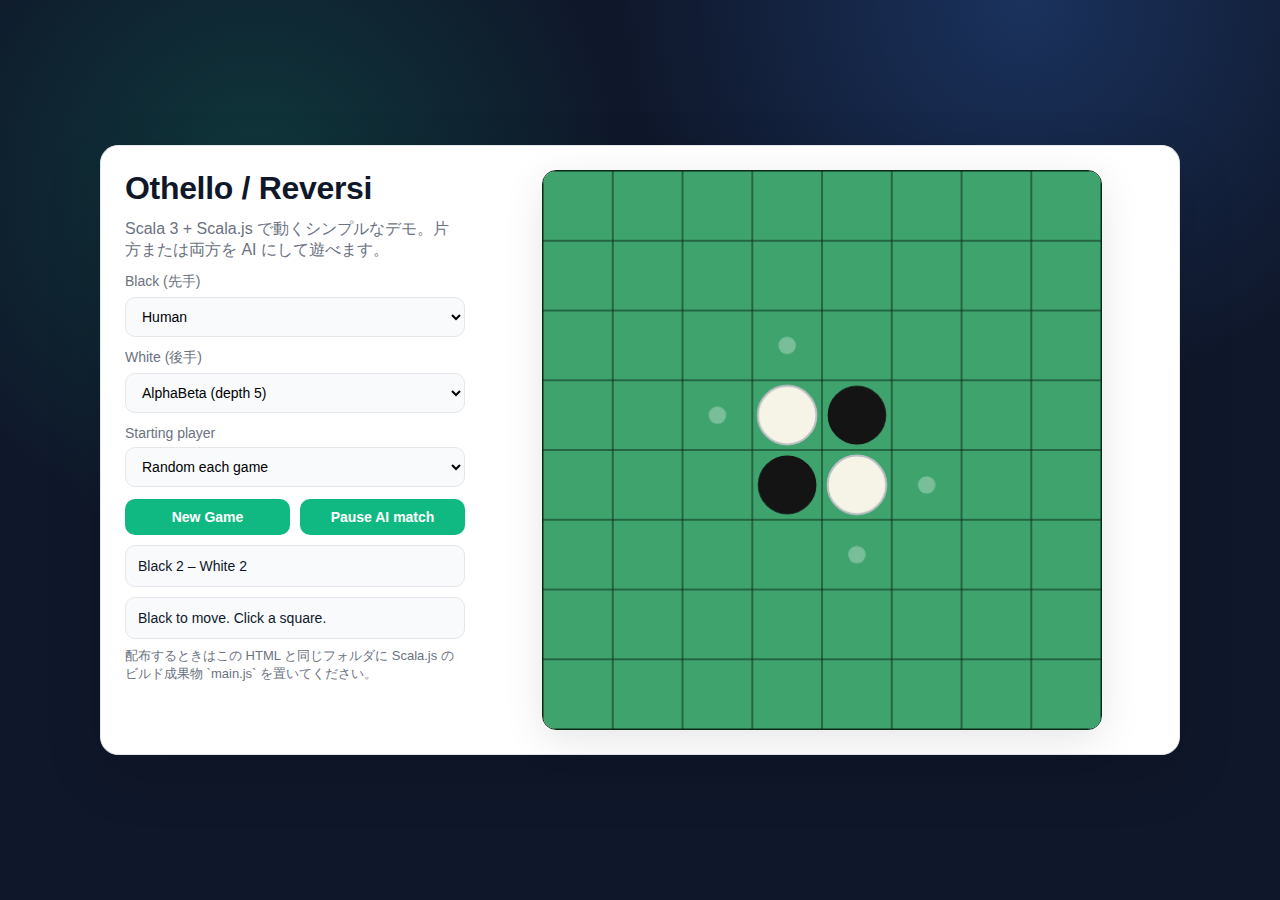
<file: index.html>
<!doctype html>
<html lang="en">
<head>
  <meta charset="UTF-8">
  <meta http-equiv="refresh" content="0; url=public/">
  <title>Othello - Scala.js Demo</title>
  <script>
    // Immediate client-side redirect so GitHub Pages serves the playable build.
    window.location.replace("public/");
  </script>
</head>
<body>
  <p>Redirecting to <a href="public/">public/</a> ...</p>
</body>
</html>
</file>
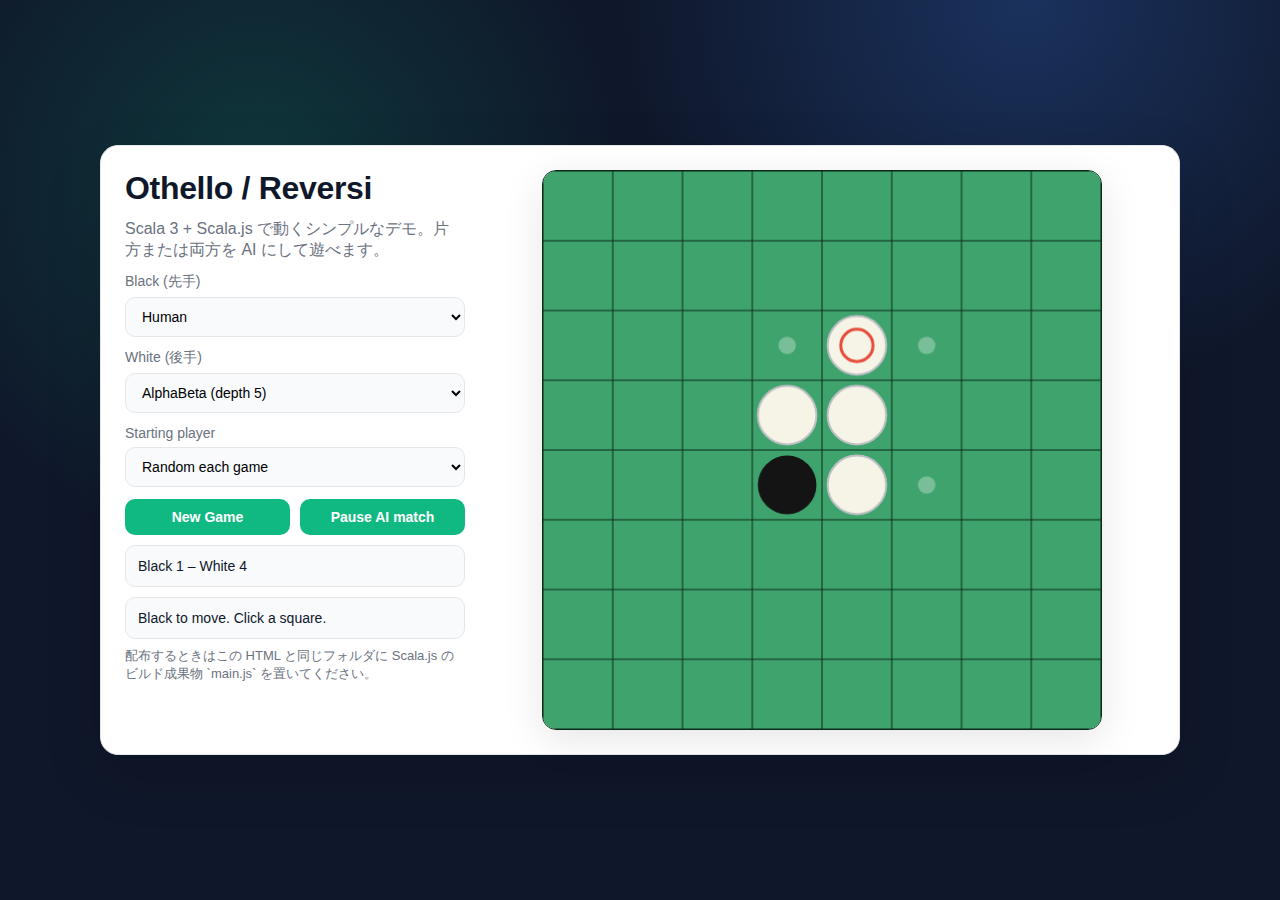
<file: public/index.html>
<!DOCTYPE html>
<html lang="en">
<head>
  <meta charset="UTF-8">
  <meta name="viewport" content="width=device-width, initial-scale=1.0">
  <title>Othello – Scala.js Demo</title>
  <style>
    :root {
      --bg: #0f172a;
      --panel: #ffffff;
      --accent: #10b981;
      --muted: #6b7280;
      --text: #0f172a;
      --border: #e5e7eb;
    }
    * { box-sizing: border-box; }
    body {
      margin: 0;
      min-height: 100vh;
      font-family: "Inter", -apple-system, BlinkMacSystemFont, "Segoe UI", sans-serif;
      background: radial-gradient(circle at 20% 20%, rgba(16, 185, 129, 0.2), transparent 30%),
                  radial-gradient(circle at 80% 0%, rgba(59, 130, 246, 0.25), transparent 30%),
                  var(--bg);
      color: var(--text);
      display: flex;
      align-items: center;
      justify-content: center;
      padding: 24px;
    }
    .card {
      width: min(1080px, 100%);
      background: var(--panel);
      border: 1px solid var(--border);
      border-radius: 18px;
      box-shadow: 0 20px 60px rgba(0,0,0,0.12);
      padding: 24px;
      display: grid;
      grid-template-columns: 340px 1fr;
      gap: 24px;
    }
    h1 {
      margin: 0 0 12px 0;
      font-weight: 700;
      letter-spacing: -0.01em;
    }
    p { margin: 0 0 12px 0; color: var(--muted); }
    .controls {
      display: grid;
      gap: 12px;
    }
    .actions {
      display: grid;
      grid-template-columns: repeat(auto-fit, minmax(140px, 1fr));
      gap: 10px;
    }
    label {
      font-size: 14px;
      color: var(--muted);
      display: flex;
      flex-direction: column;
      gap: 6px;
    }
    select, button {
      padding: 10px 12px;
      border-radius: 10px;
      border: 1px solid var(--border);
      font-size: 14px;
      background: #f8fafc;
    }
    button {
      background: var(--accent);
      color: #fff;
      border: none;
      cursor: pointer;
      font-weight: 600;
      transition: transform 120ms ease, box-shadow 120ms ease;
    }
    button:hover { transform: translateY(-1px); box-shadow: 0 10px 30px rgba(16,185,129,0.3); }
    .status {
      margin-top: 10px;
      padding: 12px;
      border-radius: 10px;
      background: #f8fafc;
      border: 1px solid var(--border);
      font-size: 14px;
    }
    canvas {
      width: 100%;
      max-width: 560px;
      border-radius: 14px;
      box-shadow: 0 10px 40px rgba(0,0,0,0.1);
      border: 1px solid #0b2918;
    }
    .board-wrap {
      display: flex;
      align-items: center;
      justify-content: center;
    }
    @media (max-width: 960px) {
      .card { grid-template-columns: 1fr; }
      .board-wrap { order: -1; }
    }
  </style>
</head>
<body>
  <main class="card">
    <section>
      <h1>Othello / Reversi</h1>
      <p>Scala 3 + Scala.js で動くシンプルなデモ。片方または両方を AI にして遊べます。</p>
      <div class="controls">
        <label>
          Black (先手)
          <select id="black-player">
            <option value="human">Human</option>
            <option value="minimax">Minimax (depth 4)</option>
            <option value="alphabeta">AlphaBeta (depth 5)</option>
            <option value="win">Asterion (win bot)</option>
            <option value="lose">Nemesis (lose bot)</option>
          </select>
        </label>
        <label>
          White (後手)
          <select id="white-player">
            <option value="human">Human</option>
            <option value="minimax">Minimax (depth 4)</option>
            <option value="alphabeta" selected>AlphaBeta (depth 5)</option>
            <option value="win">Asterion (win bot)</option>
            <option value="lose">Nemesis (lose bot)</option>
          </select>
        </label>
        <label>
          Starting player
          <select id="start-player">
            <option value="black">Black</option>
            <option value="white">White</option>
            <option value="random" selected>Random each game</option>
          </select>
        </label>
        <div class="actions">
          <button id="reset-btn" type="button">New Game</button>
          <button id="pause-btn" type="button">Pause AI match</button>
        </div>
      </div>
      <div class="status" id="score">Black 2 – White 2</div>
      <div class="status" id="status">Black to move</div>
      <p style="font-size:13px;color:var(--muted);margin-top:8px;">
        配布するときはこの HTML と同じフォルダに Scala.js のビルド成果物 `main.js` を置いてください。
      </p>
    </section>
    <section class="board-wrap">
      <canvas id="board" width="520" height="520"></canvas>
    </section>
  </main>
  <script type="text/javascript" src="main.js"></script>
</body>
</html>
</file>
